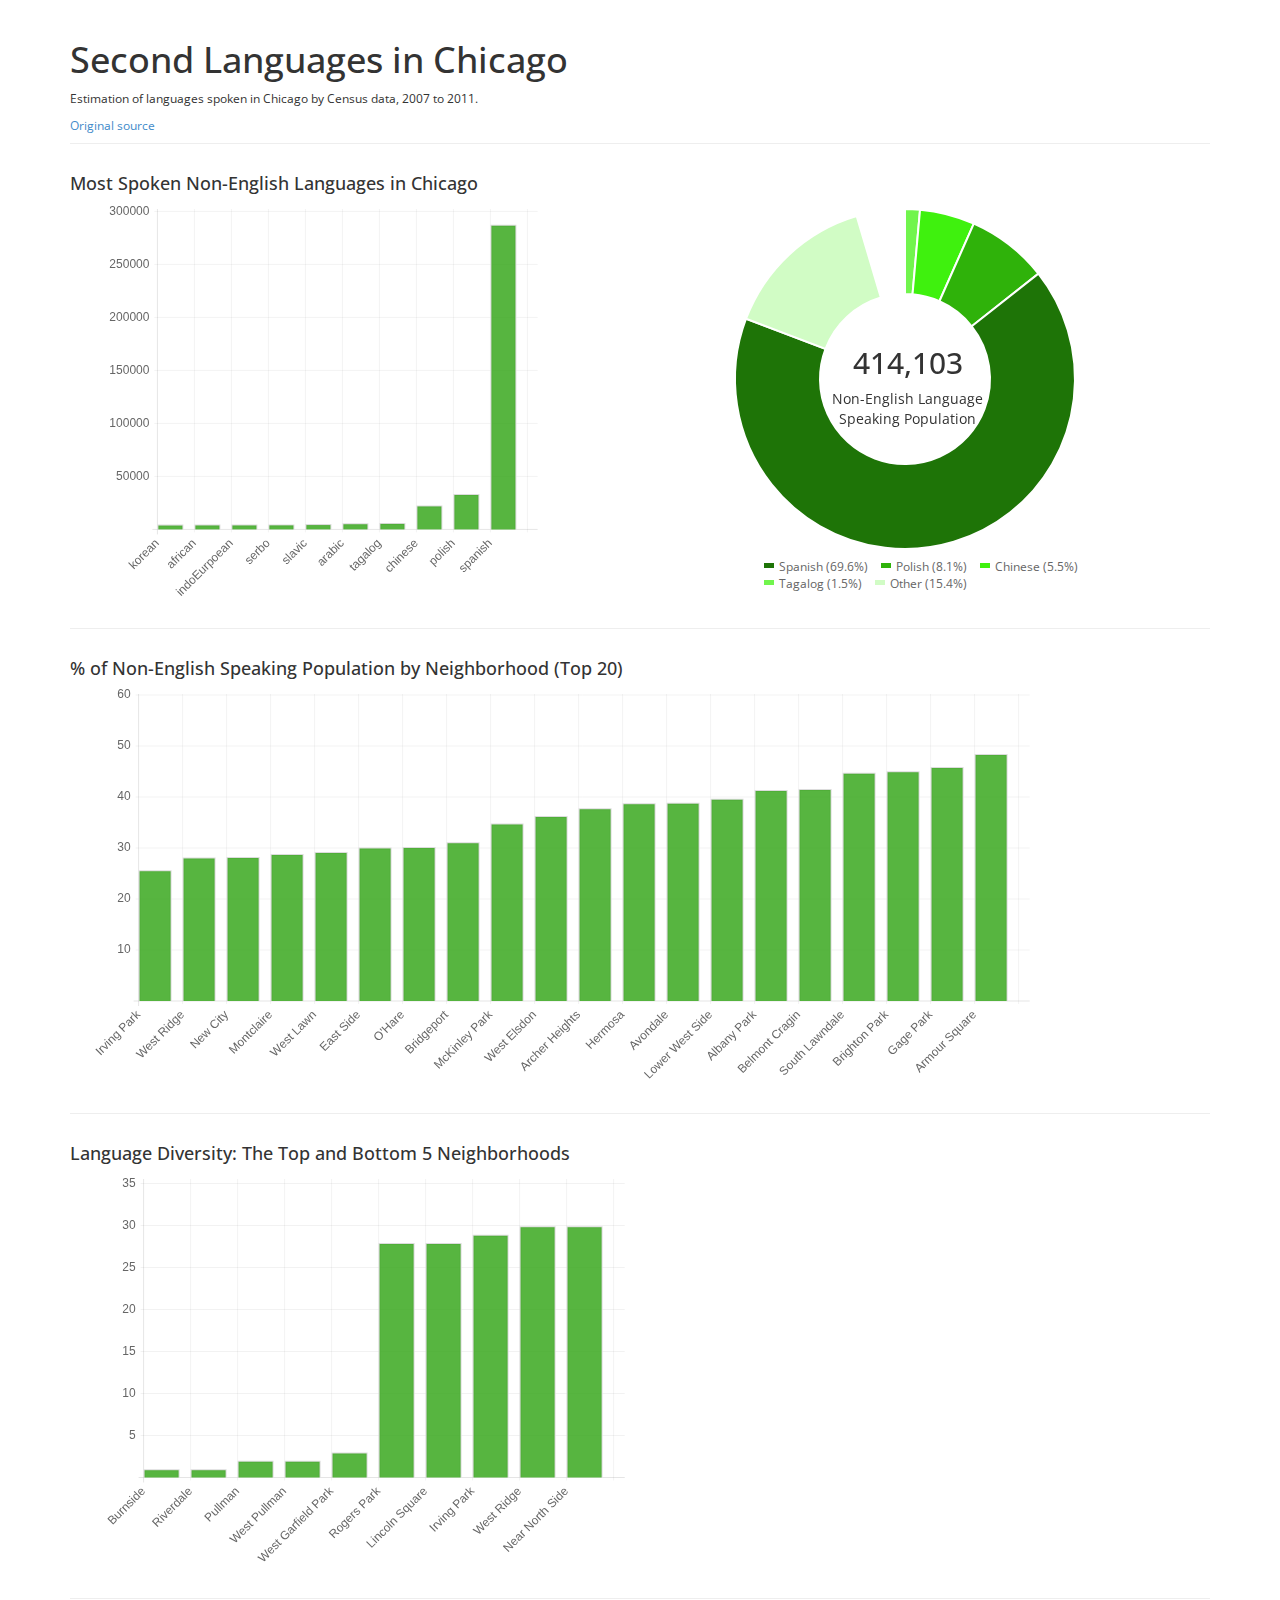
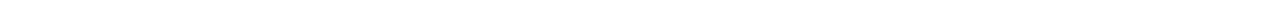
<file: 140414/index.html>
<!DOCTYPE html>
<html>
<head>
	<title>IDX 526 - Second languages in Chicago</title>
	
	<!-- Mobile -->
	<meta name="viewport" content="width=device-width, initial-scale=1.0">
	<meta http-equiv="X-UA-Compatible" content="IE=edge">

	<!-- Meta Info-->
	<meta name="author" content="Hsin-Cheng Lin">
    <meta name="description" content="">
	
	<!-- Favicon -->
	<link rel="shortcut icon" href="">

	<!-- Bootstrap -->
	<link href="css/bootstrap.min.css" rel="stylesheet">
	<!-- Optional Bootstrap Theme -->
	<link href="css/bootstrap-theme.min.css" rel="stylesheet">
	<!-- Makes Life Easier -->
	<link href="css/snippet.css" rel="stylesheet">
	<!-- Custom CSS -->
	<link href="css/style.css" rel="stylesheet">
	
	<!-- Google Font -->
	<link href='http://fonts.googleapis.com/css?family=Open+Sans:400,300,600,700,800' rel='stylesheet' type='text/css'>
	
	<!-- HTML5 Shim and Respond.js IE8 support of HTML5 elements and media queries -->
    <!-- WARNING: Respond.js doesn't work if you view the page via file:// -->
	<!--[if lt IE 9]>
		<script src="https://oss.maxcdn.com/libs/html5shiv/3.7.0/html5shiv.js"></script>
		<script src="https://oss.maxcdn.com/libs/respond.js/1.3.0/respond.min.js"></script>
	<![endif]-->	
</head>
<body>
	<div class="container">
		<div class="page-header">
        	<h1>Second Languages in Chicago</h1>
       		<p>Estimation of languages spoken in Chicago by Census data, 2007 to 2011.</p>
			<a href="https://data.cityofchicago.org/Health-Human-Services/Census-Data-Languages-spoken-in-Chicago-2007-2011/a2fk-ec6q">Original source</a>
      	</div>
		
		<div class="row">
			<div class="col-md-12">
				<h4>Most Spoken Non-English Languages in Chicago</h4>
			</div>
		</div>
		<div class="row">
			<div class="col-md-6">
				<canvas id="mostLangBarChart" class="chart" width="500" height="400"></canvas>
			</div>
			<div class="col-md-6">
				<canvas id="mostLangPieChart" class="chart" width="500" height="350"></canvas>
				<div class="langDoughnut">
					<h2>414,103</h2>
					<p>Non-English Language Speaking Population</p>										
				</div>
				<div class="row">
					<div class="col-xs-12">
						<ul class="legend">
							<li><div class="legend-block one"></div>Spanish (69.6%)</li>
							<li><div class="legend-block two"></div>Polish (8.1%)</li>
							<li><div class="legend-block three"></div>Chinese (5.5%)</li>
							<li><div class="legend-block four"></div>Tagalog (1.5%)</li>
							<li><div class="legend-block five"></div>Other (15.4%)</li>
						</ul>
					</div>
				</div>
			</div>
		</div>
		
		<hr>
		
		<div class="row">
			<div class="col-md-12">
				<h4>% of Non-English Speaking Population by Neighborhood (Top 20)</h4>
			</div>
		</div>	
		<div class="row">
			<div class="col-md-12">
				<canvas id="speakersChart" class="chart" width="1000" height="400"></canvas>
			</div>
		</div>
		
		<hr>
		
		<div class="row">
			<div class="col-md-6">
				<h4>Language Diversity: The Top and Bottom 5 Neighborhoods</h4>
				<canvas id="diversityChart" class="chart" width="600" height="400"></canvas>
			</div>
			<!--<div class="col-md-6">
				<h4>Area Profile</h4>
				<canvas id="AreaProfile" class="chart" width="400" height="400"></canvas>
				<div class="row">
					<div class="col-xs-12">
						<form>
							<select>
								<option>Rogers Park</option>
								<option>West Ridge</option>
								<option>Uptown</option>
								<option>Lincoln Square</option>
								<option>North Center</option>
								<option>Lake View</option>
								<option>Lincoln Park</option>
								<option>Near North Side</option>
								<option>Edison Park</option>
								<option>Norwood Park</option>
								<option>Jefferson Park</option>
								<option>Forest Glen</option>
								<option>North Park</option>
								<option>Albany Park</option>
								<option>Portage Park</option>
								<option>Irving Park</option>
								<option>Dunning</option>
								<option>Montclaire</option>
								<option>Belmont Cragin</option>
								<option>Hermosa</option>
								<option>Avondale</option>
								<option>Logan Square</option>
								<option>Humboldt Park</option>
								<option>West Town</option>
								<option>Austin</option>
								<option>West Garfield Park</option>
								<option>East Garfield Park</option>
								<option>Near West Side</option>
								<option>North Lawndale</option>
								<option>South Lawndale</option>
								<option>Lower West Side</option>
								<option selected>Loop</option>
								<option>Near South Side</option>
								<option>Armour Square</option>
								<option>Douglas</option>
								<option>Oakland</option>
								<option>Fuller Park</option>
								<option>Grand Boulevard</option>
								<option>Kenwood</option>
								<option>Washington Park</option>
								<option>Hyde Park</option>
								<option>Woodlawn</option>
								<option>South Shore</option>
								<option>Chatham</option>
								<option>Avalon Park</option>
								<option>South Chicago</option>
								<option>Burnside</option>
								<option>Calumet Heights</option>
								<option>Roseland</option>
								<option>Pullman</option>
								<option>South Deering</option>
								<option>East Side</option>
								<option>West Pullman</option>
								<option>Riverdale</option>
								<option>Hegewisch</option>
								<option>Garfield Ridge</option>
								<option>Archer Heights</option>
								<option>Brighton Park</option>
								<option>McKinley Park</option>
								<option>Bridgeport</option>
								<option>New City</option>
								<option>West Elsdon</option>
								<option>Gage Park</option>
								<option>Clearing</option>
								<option>West Lawn</option>
								<option>Chicago Lawn</option>
								<option>West Englewood</option>
								<option>Englewood</option>
								<option>Greater Grand Crossing</option>
								<option>Ashburn</option>
								<option>Auburn Gresham</option>
								<option>Beverly</option>
								<option>Washington Heights</option>
								<option>Mount Greenwood</option>
								<option>Morgan Park</option>
								<option>O'Hare</option>
								<option>Edgewater</option>
							</select>
						</form>
						<ul class="legend">
							<li><div class="legend-block six"></div>Chicago</li>
							<li><div class="legend-block seven"></div>Loop</li>
						</ul>
					</div>
				</div>
			</div>-->
		</div>
		
		<hr>
		
		<!--<div class="row">
			<div class="col-md-12">
				<h4>Distribution of Language</h4>
				<canvas id="distributionChart" class="chart" width="500" height="400"></canvas>
			</div>
		</div>-->
	</div>

	<!-- jQuery -->
	<script src="js/jquery-1.10.2.min.js"></script>
	<!-- Bootstrap js -->
	<script src="js/bootstrap.min.js"></script>
	<!-- Google Map API
	<script type="text/javascript" src="https://maps.googleapis.com/maps/api/js?v=3.exp&key=AIzaSyDORdzwGBqnepkCexSZbD8AdoIZ2GkDXzo&sensor=false&libraries=visualization"></script>-->
	<!-- Chart.js -->
	<script src="js/Chart.min.js"></script>
	<!-- Underscore.js -->
	<script src="js/underscore-min.js"></script>
	<!-- Custom JavaScript -->
	<script src="js/script.js"></script>
</body>
</html>
</file>
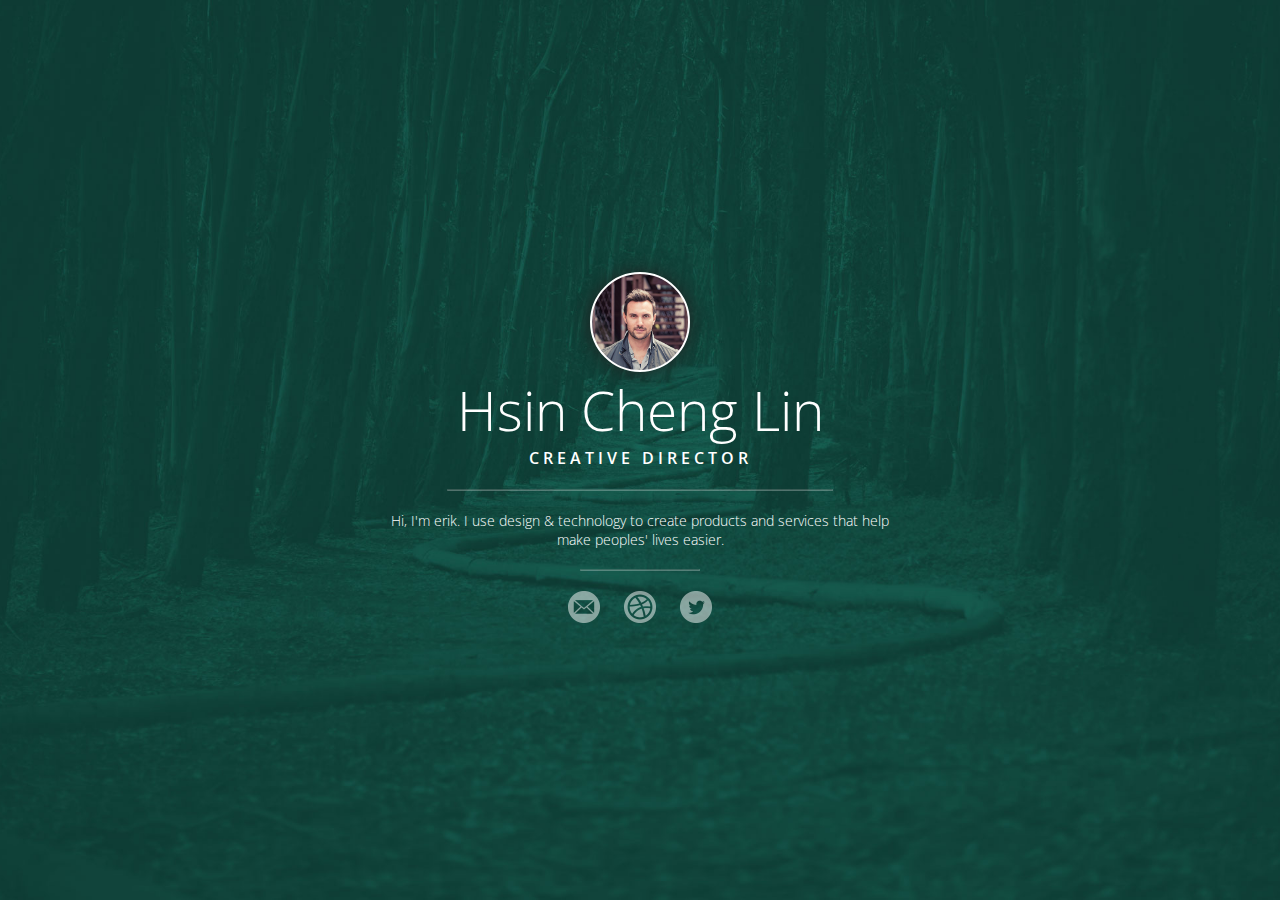
<file: 140217/HTML-CSS/test/index.html>
﻿<!doctype html>
<html>
<head>	
	<meta charset="utf-8">
	<meta http-equiv="X-UA-Compatible" content="IE=edge,chrome=1">		
	<title>Digital Card</title>	
	<link rel="stylesheet" href="css/styles.css">	
	<script src="scripts/app.js"></script>
	<link href='http://fonts.googleapis.com/css?family=Open+Sans:300italic,400italic,600italic,700italic,800italic,400,300,800,600,700' rel='stylesheet' type='text/css'>
</head>
<body>		
	<div class="container">
		<div class="info">
			<div class="imageHolder"></div>
			<h1 class="title">Hsin Cheng Lin</h1>
			<h4 class="role">Creative Director</h4>
			<hr class="long-line">
			<p>Hi, I'm erik. I use design & technology to create products and services that help make peoples' lives easier.</p>
			<hr class="short-line">
			<ul>
				<li><a href="#"><img src="image/icon-email.png"></a></li>
				<li><a href="#"><img src="image/icon-dribbble.png"></a></li>
				<li><a href="#"><img src="image/icon-twitter.png"></a></li>
			</ul>
		</div>
	</div>
</body>
</html>
</file>
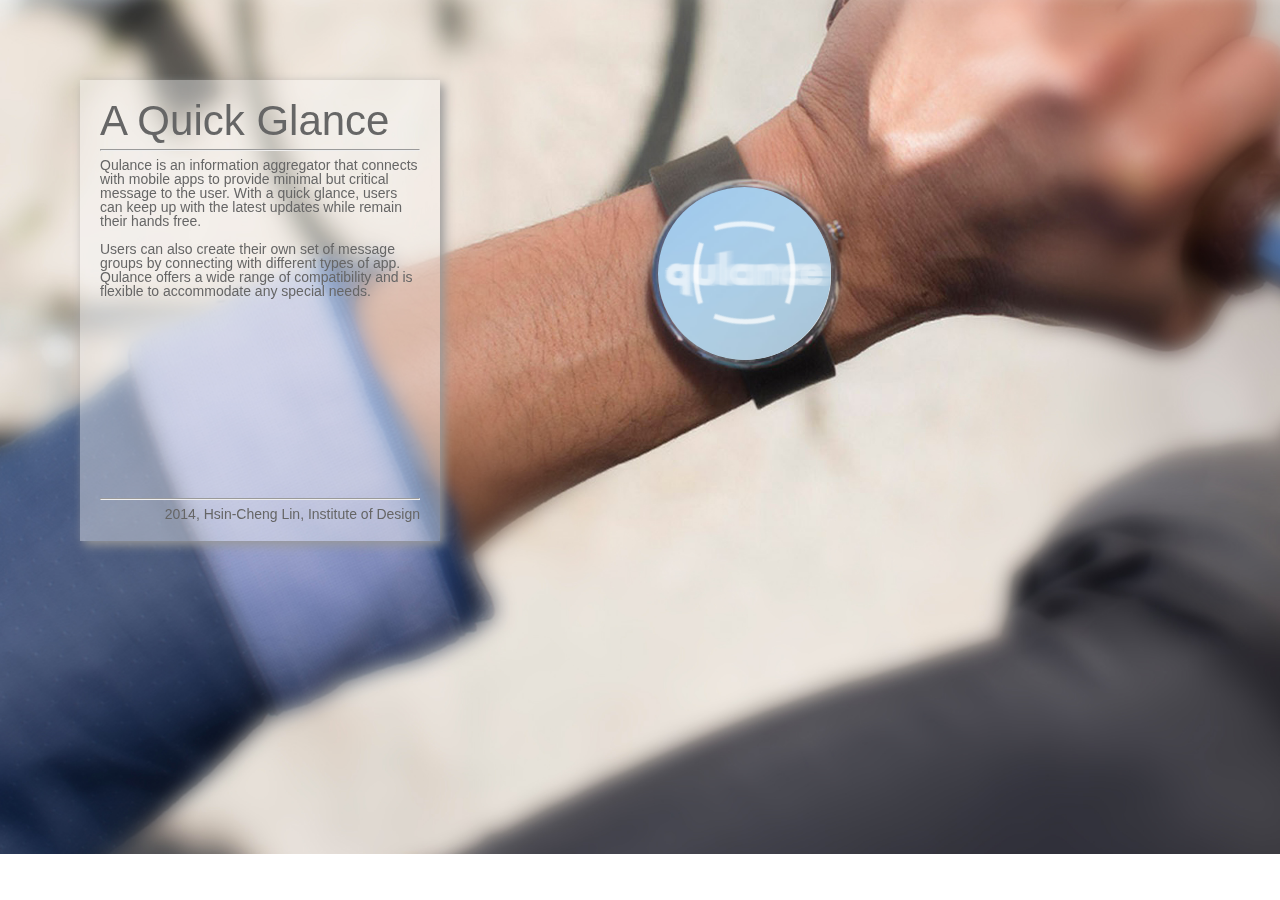
<file: 140325/wearable.html>
<!DOCTYPE html>
<html>
<head>
	<title>Wearable Wireframe</title>
	
	<!-- Mobile -->
	<meta name="viewport" content="width=device-width, initial-scale=1.0">
	<meta http-equiv="X-UA-Compatible" content="IE=edge">

	<!-- Meta Info-->
	<meta name="author" content="">
    <meta name="description" content="">
	
	<!-- Favicon -->
	<link rel="shortcut icon" href="">

	<!-- Bootstrap 
	<link href="css/bootstrap.min.css" rel="stylesheet">-->
	<!-- Optional Bootstrap Theme 
	<link href="css/bootstrap-theme.min.css" rel="stylesheet">-->
	<!-- Makes Life Easier -->
	<link href="css/snippet.css" rel="stylesheet">
	
	<!-- HTML5 Shim and Respond.js IE8 support of HTML5 elements and media queries -->
    <!-- WARNING: Respond.js doesn't work if you view the page via file:// -->
	<!--[if lt IE 9]>
		<script src="https://oss.maxcdn.com/libs/html5shiv/3.7.0/html5shiv.js"></script>
		<script src="https://oss.maxcdn.com/libs/respond.js/1.3.0/respond.min.js"></script>
	<![endif]-->
	
	<!-- Custom CSS -->
	<link href="css/style.css" rel="stylesheet">
	
</head>
<body>
	<div class="description">
		<h1>A Quick Glance</h1>
		<hr>
		<p>Qulance is an information aggregator that connects with mobile apps to provide minimal but critical message to the user. With a quick glance, users can keep up with the latest updates while remain their hands free.</p><br>
		<p>Users can also create their own set of message groups by connecting with different types of app. Qulance offers a wide range of compatibility and is flexible to accommodate any special needs.</p>
		<hr style="margin-top:200px;">
		<p style="text-align:right;">2014, Hsin-Cheng Lin, Institute of Design</p>
		
	</div>
	<div class="container">
		<div class="nav">
			<ul>
				<li><a href="#" alt="top"></a></li>
				<li><a href="#" alt="right"></a></li>
				<li><a href="#" alt="down"></a></li>
				<li><a href="#" alt="left"></a></li>
			</ul>
		</div>
		<div class="watch">
			<div class="frame">
				<p class="list">TIME | WEATHER | FEED | ADD</p>
				<div class="content" id="logo">
					<img src="img/logo.png">
				</div>
				<div class="content" id="instruction">
					<img id="arrow" src="img/content_instruction.png">					
				</div>
				<div class="content" id="time">
					<img src="img/content_time.png">
				</div>
				<div class="content" id="date">
					<img src="img/content_date.png">
				</div>
				<div class="content" id="weather">
					<img src="img/content_weather.png">
				</div>
				<div class="content" id="humidity">
					<img src="img/content_humidity.png">
				</div>
				<div class="content" id="feed">
					<img src="img/content_feed.png">
				</div>
				<div class="content" id="status">
					<img src="img/content_status.png">
				</div>
				<div class="content" id="add">
					<img src="img/content_add.png">
				</div>
			</div>
		</div>
	</div>

	<!-- jQuery -->
	<script src="js/jquery-1.10.2.min.js"></script>
	<!-- TweenMax-->
	<script src="js/TweenMax.min.js"></script>
	<!-- Bootstrap js
	<script src="js/bootstrap.min.js"></script>-->
	<!-- Custom JavaScript -->
	<script src="js/script.js"></script>
</body>
</html>
</file>
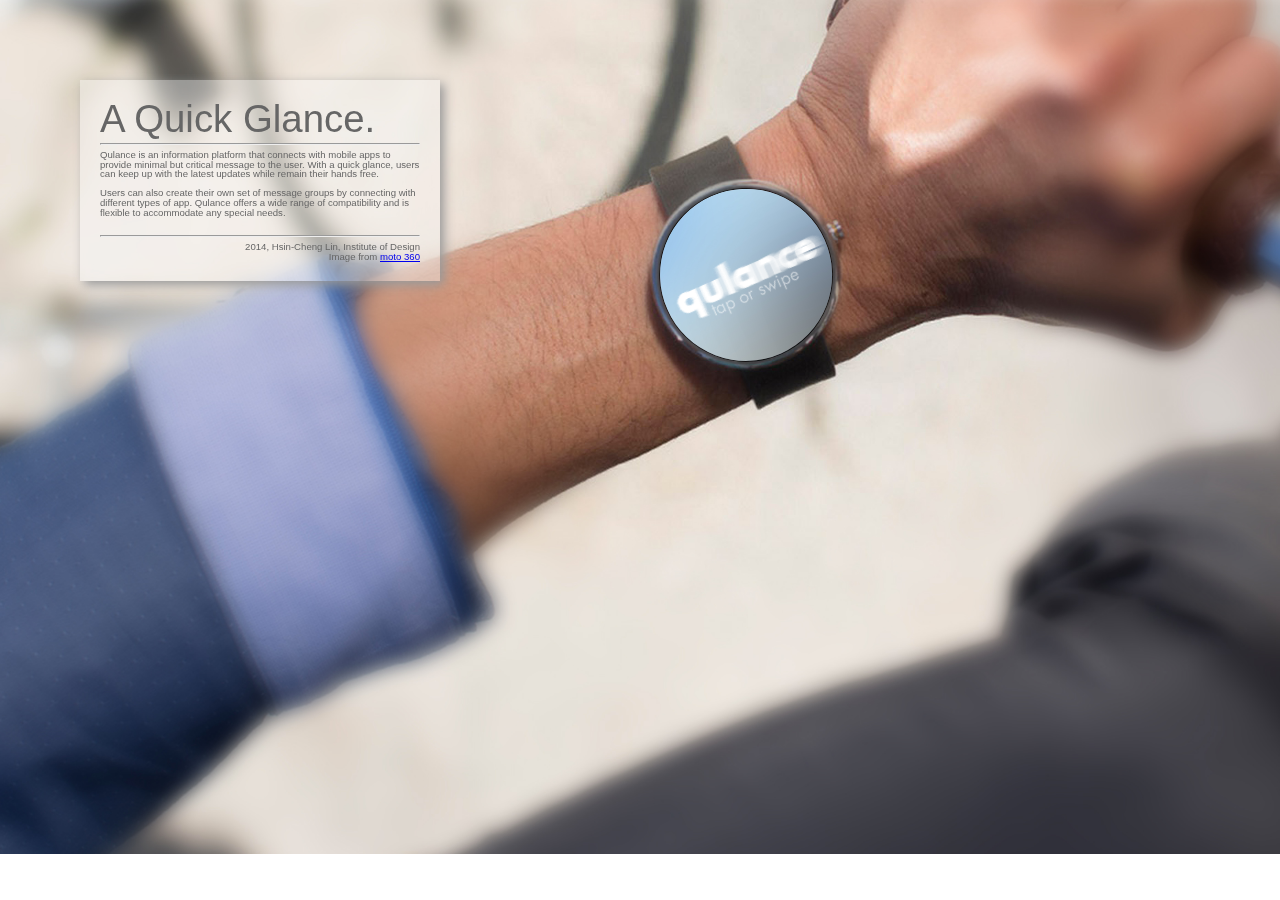
<file: 140401/wearable.html>
<!DOCTYPE html>
<html>
<head>
	<title>Qulance</title>
	
	<!-- Mobile -->
	<meta name="viewport" content="width=device-width, initial-scale=1.0">
	<meta http-equiv="X-UA-Compatible" content="IE=edge">

	<!-- Meta Info-->
	<meta name="author" content="">
    <meta name="description" content="">
	
	<!-- Favicon -->
	<link rel="shortcut icon" href="">

	<!-- Bootstrap 
	<link href="css/bootstrap.min.css" rel="stylesheet">-->
	<!-- Optional Bootstrap Theme 
	<link href="css/bootstrap-theme.min.css" rel="stylesheet">-->
	<!-- Makes Life Easier -->
	<link href="css/snippet.css" rel="stylesheet">
	
	<!-- HTML5 Shim and Respond.js IE8 support of HTML5 elements and media queries -->
    <!-- WARNING: Respond.js doesn't work if you view the page via file:// -->
	<!--[if lt IE 9]>
		<script src="https://oss.maxcdn.com/libs/html5shiv/3.7.0/html5shiv.js"></script>
		<script src="https://oss.maxcdn.com/libs/respond.js/1.3.0/respond.min.js"></script>
	<![endif]-->
	
	<!-- Custom CSS -->
	<link href="css/style.css" rel="stylesheet">
	
</head>
<body>
	<div class="description">
		<h1>A Quick Glance.</h1>
		<hr>
		<p>Qulance is an information platform that connects with mobile apps to provide minimal but critical message to the user. With a quick glance, users can keep up with the latest updates while remain their hands free.</p><br>
		<p>Users can also create their own set of message groups by connecting with different types of app. Qulance offers a wide range of compatibility and is flexible to accommodate any special needs.</p>
		<hr style="margin-top:2vh;">
		<p style="text-align:right;">2014, Hsin-Cheng Lin, Institute of Design</p>
		<p style="text-align:right;">Image from <a href="https://moto360.motorola.com/" target="_blank">moto 360</a></p>
		
	</div>
	<div class="container">
		<div class="watch">
			<p class="list">TIME | WEATHER | SOCIAL | ADD</p>
			<div class="frame">	
				<div class="content" id="logo">
					<img src="img/logo.png">
				</div>
				
				<div class="content" id="time">
					<div class="content" id="clock">
						<div class="wrapper digital"></div>
					</div>
					<div class="content" id="date">
						<div class="wrapper digital"></div>
					</div>
				</div>
				
				<div class="content" id="weather">
					<div class="content" id="temp">
						<div class="wrapper digital"></div>
					</div>
					<div class="content" id="humidity">
						<div class="wrapper digital"></div>
					</div>
					<div class="content" id="icon">
						<div class="wrapper digital">
						</div>
					</div>
				</div>
					
				<div class="content" id="social">
					<div class="content" id="feed">
						<img src="img/content_feed.png">
					</div>
					<div class="content" id="status">
						<img src="img/content_status.png">
					</div>
				</div>
				
				<div class="content" id="add">
					<img src="img/content_add.png">
				</div>
			</div>
			<div class="frameBack"></div>
		</div>
	</div>

	<!-- jQuery -->
	<script src="js/jquery-1.10.2.min.js"></script>
	<!-- TweenMax-->
	<script src="js/TweenMax.min.js"></script>
	<!-- PxTouch -->
	<script src="js/PxTouch.js"></script>
	<!-- Bootstrap js 
	<script src="js/bootstrap.min.js"></script>-->
	<!-- Custom JavaScript -->
	<script src="js/script.js"></script>
	<!-- Custom JavaScript -->
	<script src="js/api.js"></script>
</body>
</html>
</file>
<file: 140414/css/snippet.css>
/* Font Anti-aliasing */
html, body {
	-moz-font-smoothing:antialiased;
	-moz-text-size-adjust:100%;
	-ms-font-smoothing:antialiased;
	-ms-text-size-adjust:100%;
	-webkit-font-smoothing:antialiased;
	-webkit-text-size-adjust:100%;
}

/* Orientation CSS 
@media only screen and (max-device-width: 1024px) and (orientation:portrait) { 
    .landscape { display: none; }
}
@media only screen and (max-device-width: 1024px) and (orientation:landscape) { 
    .portrait { display: none; }
}*/
</file>
<file: 140414/css/style.css>
body {
	font-family: 'Open Sans', sans-serif;
    font-size: 12px;
}

/*Language*/
.langDoughnut {
	position: absolute;
	width: 180px;
	height: 100px;
	text-align: center;
	top: 50%;
	left: 50%;
	margin: -80px 0 0 -115px;
}
.langDoughnut p{
	font-size: 120%;
}
.legend {
	width: 75%;
	height: 50px;
	list-style: none;
	margin: 0 auto;
}
.legend li{
	display: inline-block;
	margin-right: 10px;
	color:#666;
}
.legend-block{
	width:10px;
	height: 5px;
	display: inline-block;
	margin-right: 5px;
	margin-bottom: 3px;
}
.legend-block.one{background-color:hsl(107, 89%,24%);}
.legend-block.two{background-color:hsl(107, 89%,37%);}
.legend-block.three{background-color:hsl(107, 89%,50%);}
.legend-block.four{background-color:hsl(107, 89%,63%);}
.legend-block.five{background-color:hsl(107, 89%,88%);}
.legend-block.six{background-color:rgb(210,210,210);}
.legend-block.seven{background-color:hsl(107,70%,66%);}

form {
	position: absolute;
	top: -75%;
	left: 22%;
	margin: 0 auto;
}
</file>
<file: 140325/css/snippet.css>
/* Font Anti-aliasing */
html, body {
	-moz-font-smoothing:antialiased;
	-moz-text-size-adjust:100%;
	-ms-font-smoothing:antialiased;
	-ms-text-size-adjust:100%;
	-webkit-font-smoothing:antialiased;
	-webkit-text-size-adjust:100%;
}

/* Orientation CSS 
@media only screen and (max-device-width: 1024px) and (orientation:portrait) { 
    .landscape { display: none; }
}
@media only screen and (max-device-width: 1024px) and (orientation:landscape) { 
    .portrait { display: none; }
}*/
</file>
<file: 140401/css/snippet.css>
/* Font Anti-aliasing */
html, body {
	-moz-font-smoothing:antialiased;
	-moz-text-size-adjust:100%;
	-ms-font-smoothing:antialiased;
	-ms-text-size-adjust:100%;
	-webkit-font-smoothing:antialiased;
	-webkit-text-size-adjust:100%;
}

/* Orientation CSS 
@media only screen and (max-device-width: 1024px) and (orientation:portrait) { 
    .landscape { display: none; }
}
@media only screen and (max-device-width: 1024px) and (orientation:landscape) { 
    .portrait { display: none; }
}*/
</file>
<file: 140217/HTML-CSS/test/css/styles.css>
/* =============================================================================
   HTML5 reset
   ========================================================================== */

/*article, aside, details, figcaption, figure, footer, header, hgroup, nav, section { display: block; }
audio[controls], canvas, video { display: inline-block; *display: inline; *zoom: 1; }


html { font-size: 100%; overflow-y: scroll; -webkit-overflow-scrolling: touch; -webkit-tap-highlight-color: rgba(0,0,0,0); -webkit-text-size-adjust: 100%; -ms-text-size-adjust: 100%; }

body { margin: 0; font-size: 13px; line-height: 1.231; }

body, button, input, select, textarea { font-family: sans-serif; color: #222; }


::-moz-selection { background: #5db7cd; color: #fff; text-shadow: none; }
::selection { background: #5db7cd; color: #fff; text-shadow: none; }

a {
    text - decoration: none;
    color: inherit
}
a: active,
a: focus {
    outline: 0
}*/


/* =============================================================================
   Site styles
   ========================================================================== */
* {
	padding:0;
	margin:0;
}
   
 *, *:before, *:after {
  -moz-box-sizing: border-box; -webkit-box-sizing: border-box; box-sizing: border-box;
}

html, body{   
	width: 100%;
	height: 100%;
	color: white;
	text-align: center;
	font-family: 'Open Sans', sans-serif;
	-moz-font-smoothing:antialiased;
	-moz-text-size-adjust:100%;
	-ms-font-smoothing:antialiased;
	-ms-text-size-adjust:100%;
	-webkit-font-smoothing:antialiased;
	-webkit-text-size-adjust:100%;
}

.container {
	position: absolute;
	display:table;
	width: 100%;
	height: 100%;
	background: url('../image/bg.jpg') no-repeat center center;
	background-size: cover;
}
.info {
	display: table-cell;
	max-width: 650px;
	height: 100%;
	margin: 0 auto;
	vertical-align: middle;
}

.title {
	font-size: 55px;
	font-weight: 100;
}

.role {
	font-size: 16px;
	font-weight: 600;
	text-transform: uppercase;
	letter-spacing: 0.25em;
}

.long-line {
	width: 386px;
	margin: 20px auto;
	opacity: 0.3;
}

p {
	font-size: 14px;
	max-width: 500px;
	margin: 0 auto;
	font-weight: 300;
}

.short-line {
	width: 120px;
	margin: 20px auto;
	opacity: 0.3;
}

.imageHolder {
	background: url('../image/profile-erik.jpg') no-repeat center center;
	background-size: cover;
	margin: 0 auto;
	width: 100px;
	height: 100px;
	-webkit-border-radius: 100px; /* Android ? 1.6, iOS 1-3.2, Safari 3-4 */
    border-radius: 100px; /* Android 2.1+, Chrome, Firefox 4+, IE 9+, iOS 4+, Opera 10.50+, Safari 5+ */
	border: solid 2px white;
	-webkit-box-shadow: 0px 0px 20px 0px #222; /* Android 2.3+, iOS 4.0.2-4.2, Safari 3-4 */
    box-shadow: 0px 0px 20px 0px #222; /* Chrome 6+, Firefox 4+, IE 9+, iOS 5+, Opera 10.50+ */
}

li {
	display: inline-block;
	margin: 0 10px;
}
li a {
	opacity: 0.5;
	-webkit-transition: all 0.3s ease-out;  /* Chrome 1-25, Safari 3.2+ */
    -moz-transition: all 0.3s ease-out;  /* Firefox 4-15 */
    -o-transition: all 0.3s ease-out;  /* Opera 10.50�V12.00 */
    transition: all 0.3s ease-out;
}
li a:hover {
	opacity: 1;
	-webkit-transform: translate(0px,-2px);  /* Chrome, Safari 3.1+ */
     -moz-transform: translate(0px,-2px);  /* Firefox 3.5-15 */
      -ms-transform: translate(0px,-2px);  /* IE 9 */
       -o-transform: translate(0px,-2px);  /* Opera 10.50-12.00 */
          transform: translate(0px,-2px);  /* Firefox 16+, IE 10+, Opera 12.10+ */
	
}
</file>
<file: 140325/css/style.css>
/* http://meyerweb.com/eric/tools/css/reset/ 
   v2.0 | 20110126
   License: none (public domain)
*/
html, body, div, span, applet, object, iframe,
h1, h2, h3, h4, h5, h6, p, blockquote, pre,
a, abbr, acronym, address, big, cite, code,
del, dfn, em, img, ins, kbd, q, s, samp,
small, strike, strong, sub, sup, tt, var,
b, u, i, center,
dl, dt, dd, ol, ul, li,
fieldset, form, label, legend,
table, caption, tbody, tfoot, thead, tr, th, td,
article, aside, canvas, details, embed, 
figure, figcaption, footer, header, hgroup, 
menu, nav, output, ruby, section, summary,
time, mark, audio, video {
	margin: 0;
	padding: 0;
	border: 0;
	font-size: 100%;
	font: inherit;
	vertical-align: baseline;
}
/* HTML5 display-role reset for older browsers */
article, aside, details, figcaption, figure, 
footer, header, hgroup, menu, nav, section {
	display: block;
}
body {
	line-height: 1;
}
ol, ul {
	list-style: none;
}
blockquote, q {
	quotes: none;
}
blockquote:before, blockquote:after,
q:before, q:after {
	content: '';
	content: none;
}
table {
	border-collapse: collapse;
	border-spacing: 0;
}

/* STYLE */
img {
	width: 100%;
	height: 100%;
}

.container {
	display: block;
	background: url(../img/background.jpg) no-repeat;
	background-size: 100%;
	width: 100vw;
	height: 100vh;
}

.watch {
	position: absolute;
	width: 13.5vw;
	height: 13.5vw;
	top: 14.6vw;
	left: 51.4vw;
	-webkit-border-radius: 13.5vw;
    border-radius: 13.5vw;
	overflow: hidden;
}

.frame {
	position: relative;
	background: url(../img/back_qulance.jpg) no-repeat;
	background-size: 100%;
	width: 94.5vw;
	height: 40.5vw;
	margin: -5vw;
}

.content {
	position: absolute;
	width: 13.5vw;
	height: 13.5vw;
	top: 5vw;
	left: 5vw;
}

.list {
	position: absolute;
	font-family: "Helvetica", Sans-serif;
	color: #FFF;
	top: 15%;
	left: 40%;
}

.nav {
	position: fixed;
	width: 13.5vw;
	height: 13.5vw;
	top: 14.6vw;
	left: 51.4vw;
	z-index: 5;
	-webkit-border-radius: 13.5vw;
    border-radius: 13.5vw;
	overflow: hidden;
	background-clip: padding-box;
	-webkit-transform: rotate(45deg);
    -moz-transform: rotate(45deg);
    -ms-transform: rotate(45deg);
    -o-transform: rotate(45deg);
    transform: rotate(45deg);
}
.nav li {
	position: absolute;
	background-size: 100%;
	cursor: pointer;
	width: 64%;
	height: 64%;
	background: url(../img/nav_corner.png) no-repeat;
}
.nav li a {
	display: block;
}
.nav li:nth-of-type(1) {
	top: -14%;
	left: -14%;
}
.nav li:nth-of-type(2) {
	top: -14%;
	right: -14%;
	-webkit-transform: rotate(90deg);
    -moz-transform: rotate(90deg);
    -ms-transform: rotate(90deg);
    -o-transform: rotate(90deg);
    transform: rotate(90deg);
}
.nav li:nth-of-type(3) {
	bottom: -14%;
	right: -14%;
	-webkit-transform: rotate(180deg);
    -moz-transform: rotate(180deg);
    -ms-transform: rotate(180deg);
    -o-transform: rotate(180deg);
    transform: rotate(180deg);
}
.nav li:nth-of-type(4) {
	bottom: -14%;
	left: -14%;
	-webkit-transform: rotate(270deg);
    -moz-transform: rotate(270deg);
    -ms-transform: rotate(270deg);
    -o-transform: rotate(270deg);
    transform: rotate(270deg);
}

#instruction {
	left: 18.5vw;
}
#time {
	left: 32vw;
}
#weather {
	left: 45.5vw;
}
#date {
	top: 18.5vw; 
	left: 32vw;
}
#humidity {
	top: 18.5vw; 
	left: 45.5vw;
}
#feed {
	left: 59vw;
}
#status {
	top: 18.5vw; 
	left: 59vw;
}
#add {
	left: 72.5vw;
}

body {
	font-family: Helvetica, Sans-serif;
	color: #666;
	font-size: 14px;
}

h1 {
	font-size: 300%;
}

.description {
	position: fixed;
	background-color: rgba(250,250,250,0.4);
	width: 25%;
	margin: 80px 0 0 80px;
	padding: 20px; 
	-webkit-box-shadow: 4px 4px 10px 0px #999;
    box-shadow: 4px 4px 10px 0px #999;
}
</file>
<file: 140401/css/style.css>
/* http://meyerweb.com/eric/tools/css/reset/ 
   v2.0 | 20110126
   License: none (public domain)
*/
html, body, div, span, applet, object, iframe,
h1, h2, h3, h4, h5, h6, p, blockquote, pre,
a, abbr, acronym, address, big, cite, code,
del, dfn, em, img, ins, kbd, q, s, samp,
small, strike, strong, sub, sup, tt, var,
b, u, i, center,
dl, dt, dd, ol, ul, li,
fieldset, form, label, legend,
table, caption, tbody, tfoot, thead, tr, th, td,
article, aside, canvas, details, embed, 
figure, figcaption, footer, header, hgroup, 
menu, nav, output, ruby, section, summary,
time, mark, audio, video {
	margin: 0;
	padding: 0;
	border: 0;
	font-size: 100%;
	font: inherit;
	vertical-align: baseline;
}
/* HTML5 display-role reset for older browsers */
article, aside, details, figcaption, figure, 
footer, header, hgroup, menu, nav, section {
	display: block;
}
body {
	line-height: 1;
}
ol, ul {
	list-style: none;
}
blockquote, q {
	quotes: none;
}
blockquote:before, blockquote:after,
q:before, q:after {
	content: '';
	content: none;
}
table {
	border-collapse: collapse;
	border-spacing: 0;
}

/* STYLE */
img {
	width: 100%;
	height: 100%;
}

.container {
	display: block;
	background: url(../img/background.jpg) no-repeat;
	background-size: 100%;
	width: 100vw;
	height: 100vh;
}

.watch {
	position: absolute;
	width: 13.4vw;
	height: 13.4vw;
	top: 14.7vw;
	left: 51.5vw;
	-webkit-border-radius: 13.45vw;
    border-radius: 13.45vw;
	overflow: hidden;
	border: solid 1px rgba(0,0,0,0.75);
	-webkit-box-shadow: 0px 0px 4px 2px #444;
    box-shadow: 0px 0px 4px 2px #444;	
	
	-webkit-transform: rotate(-24deg);
    -moz-transform: rotate(-24deg);
    -ms-transform: rotate(-24deg);
    -o-transform: rotate(-24deg);
    transform: rotate(-24deg);
	
	-webkit-perspective: 5px;
    -moz-perspective: 5px;
    -ms-perspective: 5px;
    perspective: 5px;
	
	-webkit-transform: rotateX(-10deg);
	-webkit-transform: rotateZ(-24deg);
	-webkit-transform-style: preserve-3d;
    -moz-transform: rotateX(-10deg); 
	-moz-transform: rotateZ(-24deg);
    -moz-transform-style: preserve-3d;
    -ms-transform: rotateX(-10deg); 
	-ms-transform: rotateZ(-24deg);
	-ms-transform-style: preserve-3d;
    transform: rotateX(-10deg);
	transform: rotateZ(-24deg);
	transform-style: preserve-3d;
}

.frame {
	position: relative;
	width: 71vw;
	height: 44vw;
	margin: -5vw;
	padding: 5vw;
	z-index: 1;
}
.frameBack {
	position: absolute;
	background: url(../img/back_qulance.jpg) no-repeat;
	background-size: cover;
	width: 33vw;
	height: 33vw;
	top: 0;
	left: 0;
	z-index: 0;
}

.content {
	position: relative;
	display: table;
	width: 13.5vw;
	height: 13.5vw;
	color: #FFF;
	float: left;
	/*border: solid 1px #DDD;*/
}

.wrapper {
	display: table-cell;
	vertical-align: middle;
	text-align: center;
}

.foot {
	position: absolute;
	width: 100%;
	font-size: 50%;
	text-align: center;
	left: 0;
	bottom: 12%;
}

.list {
	position: absolute;
	font-family: "Helvetica", Sans-serif;
	color: #FFF;
	width: 50vw;
	top: 7.5%;
	left: 11vw;/*11,6,2.6,-1.1,-3.2*/
	font-size: 0.75vw;
	z-index: 2;
}

body {
	font-family: Helvetica, Sans-serif;
	color: #666;
	font-size: 0.75vw;
}

h1 {
	font-size: 3vw;
}

.description {
	position: fixed;
	background-color: rgba(250,250,250,0.4);
	width: 25%;
	margin: 80px 0 0 80px;
	padding: 20px; 
	-webkit-box-shadow: 4px 4px 10px 0px #999;
    box-shadow: 4px 4px 10px 0px #999;
}

/* LED Font*/
#clock > .wrapper,
#date > .wrapper,
#temp > .wrapper,
#humidity > .wrapper,
#icon > .wrapper {
	font-size: 3.8vw;
}
.digital span {
	margin: 0 1px;
}
@font-face {
	font-family: 'LED';
	src:url('../fonts/LED.eot?-sr3ovh');
	src:url('../fonts/LED.eot?#iefix-sr3ovh') format('embedded-opentype'),
		url('../fonts/LED.woff?-sr3ovh') format('woff'),
		url('../fonts/LED.ttf?-sr3ovh') format('truetype'),
		url('../fonts/LED.svg?-sr3ovh#LED') format('svg');
	font-weight: normal;
	font-style: normal;
}

[class^="led-"], [class*=" led-"] {
	font-family: 'LED';
	speak: none;
	font-style: normal;
	font-weight: normal;
	font-variant: normal;
	text-transform: none;
	line-height: 1;

	/* Better Font Rendering =========== */
	-webkit-font-smoothing: antialiased;
	-moz-osx-font-smoothing: grayscale;
}

.led-dig_1:before {
	content: "\e600";
}
.led-dig_2:before {
	content: "\e601";
}
.led-dig_3:before {
	content: "\e602";
}
.led-dig_4:before {
	content: "\e603";
}
.led-dig_5:before {
	content: "\e604";
}
.led-dig_6:before {
	content: "\e605";
}
.led-dig_7:before {
	content: "\e606";
}
.led-dig_8:before {
	content: "\e607";
}
.led-dig_9:before {
	content: "\e608";
}
.led-dig_0:before {
	content: "\e609";
}
.led-dig_A:before {
	content: "\e60a";
}
.led-dig_B:before {
	content: "\e60b";
}
.led-dig_C:before {
	content: "\e60c";
}
.led-dig_D:before {
	content: "\e60d";
}
.led-dig_E:before {
	content: "\e60e";
}
.led-dig_F:before {
	content: "\e60f";
}
.led-dig_G:before {
	content: "\e610";
}
.led-dig_H:before {
	content: "\e611";
}
.led-dig_I:before {
	content: "\e612";
}
.led-dig_J:before {
	content: "\e613";
}
.led-dig_K:before {
	content: "\e614";
}
.led-dig_L:before {
	content: "\e615";
}
.led-dig_M:before {
	content: "\e616";
}
.led-dig_N:before {
	content: "\e617";
}
.led-dig_O:before {
	content: "\e618";
}
.led-dig_P:before {
	content: "\e619";
}
.led-dig_Q:before {
	content: "\e61a";
}
.led-dig_R:before {
	content: "\e61b";
}
.led-dig_S:before {
	content: "\e61c";
}
.led-dig_T:before {
	content: "\e61d";
}
.led-dig_U:before {
	content: "\e61e";
}
.led-dig_V:before {
	content: "\e61f";
}
.led-dig_W:before {
	content: "\e620";
}
.led-dig_X:before {
	content: "\e621";
}
.led-dig_Y:before {
	content: "\e622";
}
.led-dig_Z:before {
	content: "\e623";
}
.led-dig_underscore:before {
	content: "\e624";
}
.led-dig_slash:before {
	content: "\e625";
}
.led-dig_colon:before {
	content: "\e626";
}
.led-dig_percentage:before {
	content: "\e627";
}
</file>
